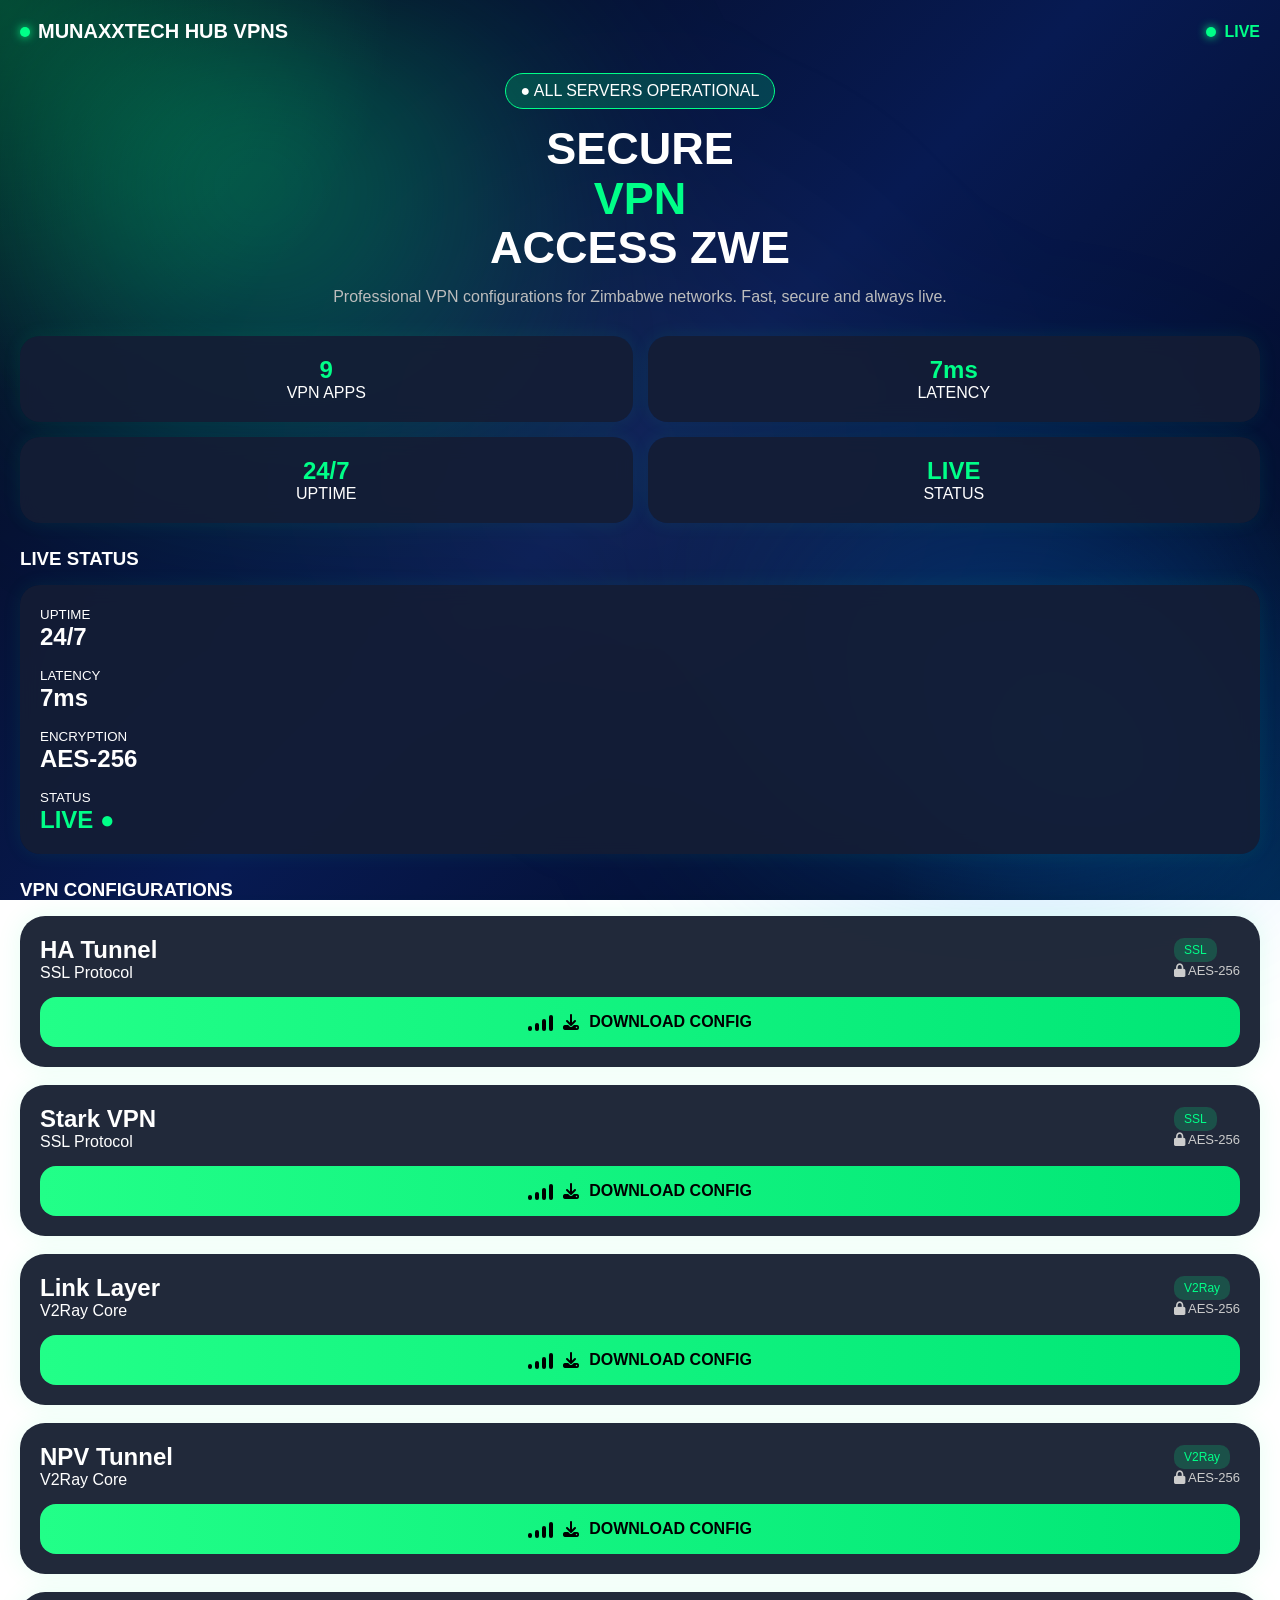
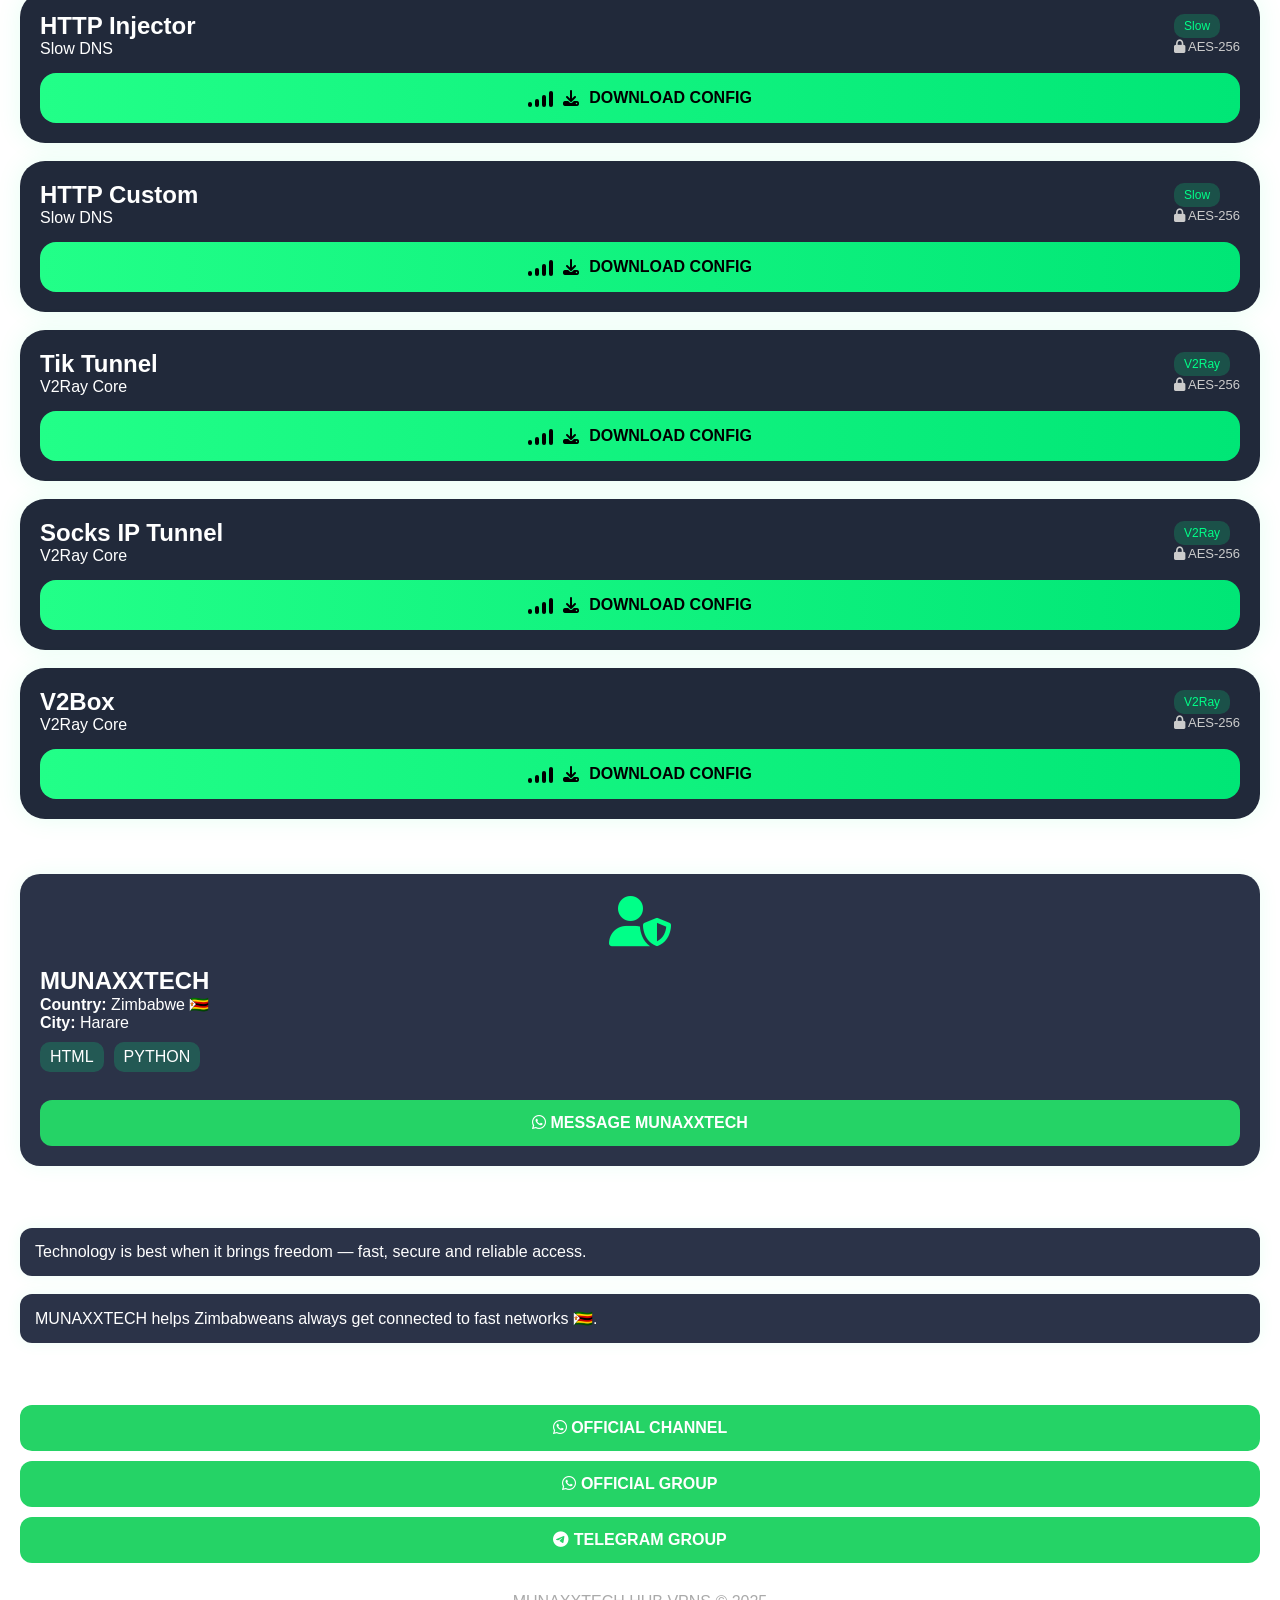
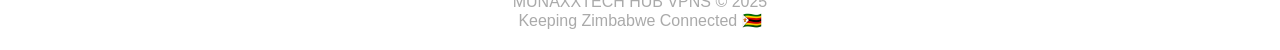
<file: index.html>
<!DOCTYPE html>
<html lang="en">
<head>
<meta charset="UTF-8">
<meta name="viewport" content="width=device-width, initial-scale=1.0">
<title>MUNAXXTECH HUB VPNS</title>

<link rel="stylesheet" href="style.css">

<link rel="stylesheet"
href="https://cdnjs.cloudflare.com/ajax/libs/font-awesome/6.5.1/css/all.min.css">
</head>

<body>

<div class="background"></div>

<header>
<div class="logo">
<span class="dot"></span>
MUNAXXTECH HUB VPNS
</div>

<div class="status">
<span class="live-dot"></span>
LIVE
</div>
</header>

<section class="hero">

<div class="server-badge">
● ALL SERVERS OPERATIONAL
</div>

<h1>
SECURE <br>
<span>VPN</span><br>
ACCESS ZWE
</h1>

<p>
Professional VPN configurations for Zimbabwe networks.
Fast, secure and always live.
</p>

</section>

<section class="stats">

<div class="card">
<h2>9</h2>
<p>VPN APPS</p>
</div>

<div class="card">
<h2>7ms</h2>
<p>LATENCY</p>
</div>

<div class="card">
<h2>24/7</h2>
<p>UPTIME</p>
</div>

<div class="card">
<h2>LIVE</h2>
<p>STATUS</p>
</div>

</section>

<section class="live-status">

<h3>LIVE STATUS</h3>

<div class="status-card">

<div>
<small>UPTIME</small>
<h2>24/7</h2>
</div>

<div>
<small>LATENCY</small>
<h2>7ms</h2>
</div>

<div>
<small>ENCRYPTION</small>
<h2>AES-256</h2>
</div>

<div>
<small>STATUS</small>
<h2 class="green">LIVE ●</h2>
</div>

</div>

</section>

<section class="vpn-section">

<h3>VPN CONFIGURATIONS</h3>

<!-- HA Tunnel -->
<div class="vpn-card">
<div class="vpn-top">
<div>
<h2>HA Tunnel</h2>
<p>SSL Protocol</p>
</div>

<div class="vpn-right">
<span class="tag">SSL</span>
<div class="encrypt"><i class="fas fa-lock"></i> AES-256</div>
</div>
</div>

<button class="download-btn"><div class="signal-bars">
<span></span>
<span></span>
<span></span>
<span></span>
</div><i class="fas fa-download"></i>

DOWNLOAD CONFIG

</button>
</div>

<!-- Stark VPN -->
<div class="vpn-card">
<div class="vpn-top">
<div>
<h2>Stark VPN</h2>
<p>SSL Protocol</p>
</div>

<div class="vpn-right">
<span class="tag">SSL</span>
<div class="encrypt"><i class="fas fa-lock"></i> AES-256</div>
</div>
</div>

<button class="download-btn"><div class="signal-bars">
<span></span>
<span></span>
<span></span>
<span></span>
</div><i class="fas fa-download"></i>

DOWNLOAD CONFIG

</button>
</div>

<!-- Link Layer -->
<div class="vpn-card">
<div class="vpn-top">
<div>
<h2>Link Layer</h2>
<p>V2Ray Core</p>
</div>

<div class="vpn-right">
<span class="tag">V2Ray</span>
<div class="encrypt"><i class="fas fa-lock"></i> AES-256</div>
</div>
</div>

<button class="download-btn"><div class="signal-bars">
<span></span>
<span></span>
<span></span>
<span></span>
</div><i class="fas fa-download"></i>

DOWNLOAD CONFIG

</button>
</div>

<!-- NPV Tunnel -->
<div class="vpn-card">
<div class="vpn-top">
<div>
<h2>NPV Tunnel</h2>
<p>V2Ray Core</p>
</div>

<div class="vpn-right">
<span class="tag">V2Ray</span>
<div class="encrypt"><i class="fas fa-lock"></i> AES-256</div>
</div>
</div>

<button class="download-btn"><div class="signal-bars">
<span></span>
<span></span>
<span></span>
<span></span>
</div><i class="fas fa-download"></i>

DOWNLOAD CONFIG

</button>
</div>

<!-- HTTP Injector -->
<div class="vpn-card">
<div class="vpn-top">
<div>
<h2>HTTP Injector</h2>
<p>Slow DNS</p>
</div>

<div class="vpn-right">
<span class="tag">Slow</span>
<div class="encrypt"><i class="fas fa-lock"></i> AES-256</div>
</div>
</div>

<button class="download-btn"><div class="signal-bars">
<span></span>
<span></span>
<span></span>
<span></span>
</div><i class="fas fa-download"></i>

DOWNLOAD CONFIG

</button>
</div>

<!-- HTTP Custom -->
<div class="vpn-card">
<div class="vpn-top">
<div>
<h2>HTTP Custom</h2>
<p>Slow DNS</p>
</div>

<div class="vpn-right">
<span class="tag">Slow</span>
<div class="encrypt"><i class="fas fa-lock"></i> AES-256</div>
</div>
</div>

<button class="download-btn"><div class="signal-bars">
<span></span>
<span></span>
<span></span>
<span></span>
</div><i class="fas fa-download"></i>

DOWNLOAD CONFIG

</button>
</div>

<!-- Tik Tunnel -->
<div class="vpn-card">
<div class="vpn-top">
<div>
<h2>Tik Tunnel</h2>
<p>V2Ray Core</p>
</div>

<div class="vpn-right">
<span class="tag">V2Ray</span>
<div class="encrypt"><i class="fas fa-lock"></i> AES-256</div>
</div>
</div>

<button class="download-btn"><div class="signal-bars">
<span></span>
<span></span>
<span></span>
<span></span>
</div><i class="fas fa-download"></i>

DOWNLOAD CONFIG

</button>
</div>

<!-- Socks IP Tunnel -->
<div class="vpn-card">
<div class="vpn-top">
<div>
<h2>Socks IP Tunnel</h2>
<p>V2Ray Core</p>
</div>

<div class="vpn-right">
<span class="tag">V2Ray</span>
<div class="encrypt"><i class="fas fa-lock"></i> AES-256</div>
</div>
</div>

<button class="download-btn"><div class="signal-bars">
<span></span>
<span></span>
<span></span>
<span></span>
</div><i class="fas fa-download"></i>

DOWNLOAD CONFIG

</button>
</div>

<!-- V2Box -->
<div class="vpn-card">
<div class="vpn-top">
<div>
<h2>V2Box</h2>
<p>V2Ray Core</p>
</div>

<div class="vpn-right">
<span class="tag">V2Ray</span>
<div class="encrypt"><i class="fas fa-lock"></i> AES-256</div>
</div>
</div>

<button class="download-btn"><div class="signal-bars">
<span></span>
<span></span>
<span></span>
<span></span>
</div><i class="fas fa-download"></i>

DOWNLOAD CONFIG

</button>
</div>

</section>

<section class="owner">

<h3>OWNER INFORMATION</h3>

<div class="owner-card">

<div class="owner-icon">
<i class="fas fa-user-shield"></i>
</div>

<div>

<h2>MUNAXXTECH</h2>

<p><strong>Country:</strong> Zimbabwe 🇿🇼</p>
<p><strong>City:</strong> Harare</p>

<div class="skills">
<span>HTML</span>
<span>PYTHON</span>
</div>

<br>

<a class="whatsapp-owner-btn"
href="https://wa.me/263780939212?text=Hy%20MUNAXXTECH"
target="_blank">

<i class="fab fa-whatsapp"></i>
MESSAGE MUNAXXTECH

</a>

</div>

</div>

</section>

<section class="quote">

<h3>QUOTES</h3>

<div class="quote-box">
Technology is best when it brings freedom — fast, secure and reliable access.
</div>

<br>

<div class="quote-box">
MUNAXXTECH helps Zimbabweans always get connected to fast networks 🇿🇼.
</div>

</section>

<section class="connect">

<h3>CONNECT WITH US</h3>

<a class="connect-btn"
href="https://whatsapp.com/channel/0029Vb84YoXBPzjUjqbZ5Y3A"
target="_blank">
<i class="fab fa-whatsapp"></i>
OFFICIAL CHANNEL
</a>

<a class="connect-btn"
href="https://chat.whatsapp.com/Ico1FmqPQt24l20AGNIb79?s=cl&p=a&ilr=1"
target="_blank">
<i class="fab fa-whatsapp"></i>
OFFICIAL GROUP
</a>

<a class="connect-btn"
href="https://t.me/+JIW2xz5y0QU4YjM0"
target="_blank">
<i class="fab fa-telegram"></i>
TELEGRAM GROUP
</a>

</section>

<footer>
MUNAXXTECH HUB VPNS © 2025
<br>
Keeping Zimbabwe Connected 🇿🇼
</footer>

<!-- POPUP -->

<div class="popup" id="configPopup">

<div class="popup-content">

<div class="popup-emoji">😉</div>

<h2>File Not Available</h2>

<p>
This config file is currently unavailable.
Check back soon or contact MUNAXXTECH directly.
</p>

<div class="popup-box">
● CONFIG • OFFLINE
</div>

<div class="popup-box">
● AES-256 • PENDING
</div>

<button class="close-btn" onclick="closePopup()">
CLOSE
</button>

</div>

</div>

<script>

const buttons = document.querySelectorAll(".download-btn");

buttons.forEach(button => {
button.addEventListener("click", () => {
document.getElementById("configPopup").style.display = "flex";
});
});

function closePopup(){
document.getElementById("configPopup").style.display = "none";
}

window.addEventListener("click", function(e){
if(e.target === document.getElementById("configPopup")){
closePopup();
}
});

</script>

</body>
</html>
</file>
<file: style.css>
html{
    scroll-behavior:smooth;
}
*{
margin:0;
padding:0;
box-sizing:border-box;
font-family:Arial,sans-serif;
}

body{
    color:white;
    padding:20px;
    min-height:100vh;
    overflow-x:hidden;
    background:
    radial-gradient(circle at top left, rgba(0,255,136,.25), transparent 25%),
    radial-gradient(circle at bottom right, rgba(0,140,255,.25), transparent 25%),
    linear-gradient(135deg,#050816,#071a52,#020617);
    background-attachment:fixed;
}

.background{
    position:fixed;
    top:0;
    left:0;
    width:100%;
    height:100%;
    z-index:-1;
    background:
    radial-gradient(circle at 20% 20%, rgba(0,255,136,.35), transparent 30%),
    radial-gradient(circle at 80% 80%, rgba(0,140,255,.35), transparent 30%),
    radial-gradient(circle at 50% 50%, rgba(255,255,255,.05), transparent 50%);
    filter:blur(80px);
}

header{
    display:flex;
    justify-content:space-between;
    align-items:center;
    margin-bottom:30px;
    flex-wrap:wrap;
    gap:10px;
}

.logo{
font-size:20px;
font-weight:bold;
display:flex;
align-items:center;
gap:8px;
}

.dot,
.live-dot{
width:10px;
height:10px;
background:#00ff88;
border-radius:50%;
box-shadow:0 0 10px #00ff88;
}

.status{
display:flex;
align-items:center;
gap:8px;
font-weight:bold;
color:#00ff88;
}

.hero{
text-align:center;
margin-bottom:30px;
}

.server-badge{
display:inline-block;
padding:8px 15px;
background:#00ff8830;
border:1px solid #00ff88;
border-radius:20px;
margin-bottom:15px;
}

.hero h1{
font-size:45px;
line-height:1.1;
margin-bottom:15px;
}

.hero h1 span{
color:#00ff88;
}

.hero p{
color:#bdbdbd;
}

.stats{
display:grid;
grid-template-columns:repeat(2,1fr);
gap:15px;
margin-bottom:25px;
}

.card{
    background:rgba(21,29,53,.9);
    padding:20px;
    border-radius:20px;
    text-align:center;
    backdrop-filter:blur(10px);
    box-shadow:0 0 20px rgba(0,255,136,.08);
}

.card h2{
color:#00ff88;
}

.live-status,
.owner,
.quote,
.connect{
margin-bottom:25px;
}

.status-card,
.owner-card{
    background:rgba(21,29,53,.9);
    padding:20px;
    border-radius:20px;
    display:grid;
    gap:15px;
    backdrop-filter:blur(10px);
    box-shadow:0 0 20px rgba(0,255,136,.08);
}

.green{
color:#00ff88;
}

.vpn-section h3,
.live-status h3,
.owner h3,
.quote h3,
.connect h3{
margin-bottom:15px;
}

.vpn-card{
    background:rgba(15,23,42,.92);
    padding:20px;
    border-radius:25px;
    margin-bottom:18px;
    backdrop-filter:blur(12px);
    box-shadow:0 0 25px rgba(0,255,136,.10);
    transition:.3s;
}

.vpn-card:hover{
    transform:translateY(-3px);
    box-shadow:0 0 35px rgba(0,255,136,.18);
}

.vpn-top{
display:flex;
justify-content:space-between;
align-items:center;
margin-bottom:15px;
}

.tag{
background:#00ff8830;
color:#00ff88;
padding:5px 10px;
border-radius:10px;
font-size:12px;
}

.encrypt{
margin-top:5px;
font-size:13px;
color:#ccc;
}

.download-btn{
    width:100%;
    padding:16px;
    border:none;
    border-radius:16px;
    background:linear-gradient(90deg,#22ff88,#00e676);
    color:#000;
    font-weight:bold;
    font-size:16px;
    cursor:pointer;
    display:flex;
    align-items:center;
    justify-content:center;
    gap:10px;
    position:relative;
    overflow:hidden;
    transition:.3s;
}

.download-btn:hover{
    transform:scale(1.03);
    box-shadow:0 0 25px rgba(0,255,136,.4);
}


.download-btn::before{
content:"";
position:absolute;
top:0;
left:-100%;
width:100%;
height:100%;
background:linear-gradient(
90deg,
transparent,
rgba(255,255,255,.4),
transparent
);
animation:shine 2.5s infinite;
}

@keyframes shine{
100%{
left:100%;
}
}

.signal-bars{
display:flex;
align-items:flex-end;
gap:3px;
height:18px;
}

.signal-bars span{
width:4px;
background:#000;
border-radius:4px;
animation:signal 1s infinite ease-in-out;
}

.signal-bars span:nth-child(1){
height:5px;
animation-delay:0s;
}

.signal-bars span:nth-child(2){
height:8px;
animation-delay:.2s;
}

.signal-bars span:nth-child(3){
height:12px;
animation-delay:.4s;
}

.signal-bars span:nth-child(4){
height:16px;
animation-delay:.6s;
}

@keyframes signal{
0%,100%{
opacity:.3;
transform:scaleY(.5);
}
50%{
opacity:1;
transform:scaleY(1);
}
}

.owner-icon{
font-size:50px;
text-align:center;
color:#00ff88;
}

.skills{
display:flex;
gap:10px;
margin-top:10px;
}

.skills span{
background:#00ff8830;
padding:6px 10px;
border-radius:10px;
}

.whatsapp-owner-btn,
.connect-btn{
display:block;
text-decoration:none;
background:#25d366;
color:white;
padding:14px;
border-radius:12px;
text-align:center;
margin-top:10px;
font-weight:bold;
}

.quote-box{
    background:rgba(21,29,53,.9);
    padding:15px;
    border-radius:12px;
    backdrop-filter:blur(10px);
    box-shadow:0 0 15px rgba(0,255,136,.08);
}

.card,
.status-card,
.owner-card,
.quote-box,
.popup-content{
    transition:.3s;
}

.card:hover,
.status-card:hover,
.owner-card:hover,
.quote-box:hover{
    transform:translateY(-3px);
    box-shadow:0 0 25px rgba(0,255,136,.15);
}

footer{
text-align:center;
margin-top:30px;
color:#aaa;
}

.popup{
display:none;
position:fixed;
top:0;
left:0;
width:100%;
height:100%;
background:rgba(0,0,0,.8);
justify-content:center;
align-items:center;
padding:20px;
}

.popup-content{
background:#151d35;
padding:25px;
border-radius:15px;
text-align:center;
max-width:350px;
width:100%;
}

.popup-emoji{
font-size:50px;
margin-bottom:10px;
}

.popup-box{
background:#0a0f1f;
padding:10px;
margin-top:10px;
border-radius:10px;
}

.close-btn{
margin-top:15px;
padding:12px 20px;
border:none;
border-radius:10px;
background:#ff4d4d;
color:white;
font-weight:bold;
cursor:pointer;
}

@media(max-width:600px){

    .hero h1{
        font-size:35px;
    }

    .vpn-top{
        flex-direction:column;
        align-items:flex-start;
        gap:10px;
    }

    .logo{
        font-size:16px;
    }

}
</file>
